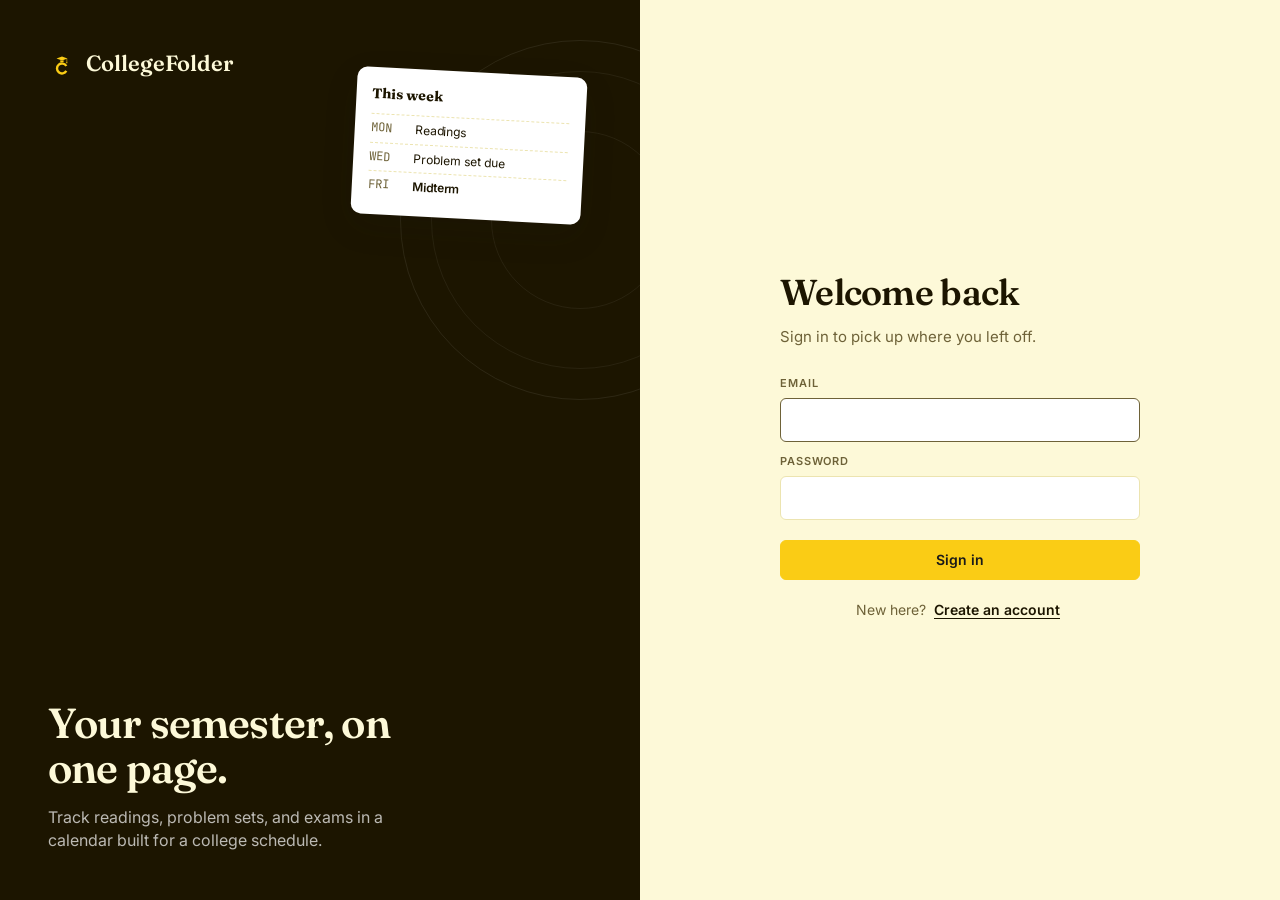
<file: frontend/index.html>
<!DOCTYPE html>
<html lang="en">
<head>
<meta charset="UTF-8" />
<meta name="viewport" content="width=device-width, initial-scale=1.0" />
<title>CollegeFolder — Plan your semester</title>

<link rel="preconnect" href="https://fonts.googleapis.com">
<link rel="preconnect" href="https://fonts.gstatic.com" crossorigin>
<link href="https://fonts.googleapis.com/css2?family=Inter:wght@400;500;600;700&family=JetBrains+Mono:wght@400;500&family=Fraunces:opsz,wght@9..144,500;9..144,600&display=swap" rel="stylesheet">

<link rel="stylesheet" href="style.css" />
</head>
<body>
<a class="skip-link" href="#main">Skip to main content</a>

<!-- Boot splash shown until app.js renders something -->
<div id="boot">
  <div class="boot-spinner" aria-hidden="true"></div>
  <p>Loading…</p>
</div>

<!-- App mounts everything inside these roots -->
<div id="auth-root"  class="hidden" aria-live="polite"></div>
<div id="app-root"   class="hidden" aria-live="polite"></div>
<div id="drawer-root"></div>
<div id="modal-root"></div>
<div id="toast-root" aria-live="polite"></div>

<script src="app.js"></script>
</body>
</html>
</file>
<file: frontend/style.css>
/* ============================================================
   CollegeFolder — design tokens + layout + components
   ============================================================ */

:root {
  /* Surfaces — warm cream palette */
  --bg:        #fdf9d8;
  --bg-sunk:   #faf3c2;
  --surface:   #ffffff;
  --surface-2: #fffdf0;
  --line:      #ece4b0;
  --line-strong: #d4ca85;

  /* Ink */
  --ink:       #1c1500;
  --ink-2:     #3d3416;
  --ink-3:     #6e6238;
  --ink-mute:  #a89e6c;

  /* Accent */
  --amber:     #facc15;
  --amber-2:   #b8860b;
  --amber-soft:#fef3c7;

  /* States */
  --danger:    #b3261e;
  --danger-soft:#fadcd9;
  --success:   #1f7a4c;
  --focus:     #1e6cd6;

  /* Course color slots (cycle by course id) */
  --c1-dot: #dc2626;  --c1-bg: #fecaca;  --c1-fg: #7f1d1d;
  --c2-dot: #ea580c;  --c2-bg: #fed7aa;  --c2-fg: #7c2d12;
  --c3-dot: #16a34a;  --c3-bg: #bbf7d0;  --c3-fg: #14532d;
  --c4-dot: #2563eb;  --c4-bg: #bfdbfe;  --c4-fg: #1e3a8a;
  --c5-dot: #9333ea;  --c5-bg: #e9d5ff;  --c5-fg: #581c87;
  --c6-dot: #db2777;  --c6-bg: #fbcfe8;  --c6-fg: #831843;
  --c7-dot: #0891b2;  --c7-bg: #a5f3fc;  --c7-fg: #164e63;
  --c8-dot: #65a30d;  --c8-bg: #d9f99d;  --c8-fg: #365314;
  --c1-exam:#7f1d1d; --c2-exam:#7c2d12; --c3-exam:#14532d; --c4-exam:#1e3a8a;
  --c5-exam:#581c87; --c6-exam:#831843; --c7-exam:#164e63; --c8-exam:#365314;

  /* Radii / shadow */
  --r-sm: 6px;
  --r:    10px;
  --r-lg: 16px;
  --shadow-1: 0 1px 0 rgba(28,26,22,.04), 0 1px 2px rgba(28,26,22,.04);
  --shadow-2: 0 4px 12px rgba(28,26,22,.08), 0 1px 2px rgba(28,26,22,.05);
  --shadow-3: 0 12px 32px rgba(28,26,22,.14);

  /* Type scale */
  --t-12: 12px; --t-13: 13px; --t-14: 14px; --t-15: 15px;
  --t-16: 16px; --t-18: 18px; --t-22: 22px; --t-28: 28px; --t-36: 36px;

  /* Layout */
  --sidebar-w: 280px;
  --header-h: 64px;

  --font-ui:   'Inter', system-ui, -apple-system, 'Segoe UI', sans-serif;
  --font-mono: 'JetBrains Mono', ui-monospace, 'SF Mono', Menlo, monospace;
  --font-disp: 'Fraunces', Georgia, serif;
}

/* Dark theme */
[data-theme="dark"] {
  --bg: #0a0a0a;        --bg-sunk: #050505;
  --surface: #161616;   --surface-2: #111111;
  --line: #262626;      --line-strong: #3d3d3d;
  --ink: #fafafa;       --ink-2: #d4d4d4;
  --ink-3: #a3a3a3;     --ink-mute: #737373;
  --amber: #facc15;     --amber-2: #fde047;
  --amber-soft: #422006;
  --c1-dot: #f87171; --c1-bg: #450a0a; --c1-fg: #fecaca;
  --c2-dot: #fb923c; --c2-bg: #431407; --c2-fg: #fed7aa;
  --c3-dot: #4ade80; --c3-bg: #052e16; --c3-fg: #bbf7d0;
  --c4-dot: #60a5fa; --c4-bg: #172554; --c4-fg: #bfdbfe;
  --c5-dot: #c084fc; --c5-bg: #3b0764; --c5-fg: #e9d5ff;
  --c6-dot: #f472b6; --c6-bg: #500724; --c6-fg: #fbcfe8;
  --c7-dot: #22d3ee; --c7-bg: #083344; --c7-fg: #a5f3fc;
  --c8-dot: #a3e635; --c8-bg: #1a2e05; --c8-fg: #d9f99d;
  --c1-exam:#7f1d1d; --c2-exam:#7c2d12; --c3-exam:#14532d; --c4-exam:#1e3a8a;
  --c5-exam:#581c87; --c6-exam:#831843; --c7-exam:#164e63; --c8-exam:#365314;
  --shadow-1: 0 1px 0 rgba(0,0,0,.4);
  --shadow-2: 0 4px 12px rgba(0,0,0,.4);
  --shadow-3: 0 12px 32px rgba(0,0,0,.5);
}

* { box-sizing: border-box; }
html, body { height: 100%; }
body {
  margin: 0;
  font-family: var(--font-ui);
  font-size: var(--t-15);
  line-height: 1.45;
  color: var(--ink);
  background: var(--bg);
  -webkit-font-smoothing: antialiased;
  text-rendering: optimizeLegibility;
}
button, input, textarea, select { font: inherit; color: inherit; }
button { background: none; border: none; cursor: pointer; }
.hidden { display: none !important; }

:focus { outline: none; }
:focus-visible {
  outline: 3px solid var(--focus);
  outline-offset: 2px;
  border-radius: 4px;
}

.skip-link {
  position: absolute; top: -100px; left: 12px;
  background: var(--ink); color: var(--bg);
  padding: 10px 14px; border-radius: var(--r);
  text-decoration: none; font-weight: 600; z-index: 1000;
}
.skip-link:focus { top: 12px; }

/* Boot splash before app.js mounts anything */
#boot {
  position: fixed; inset: 0;
  display: flex; flex-direction: column;
  align-items: center; justify-content: center;
  gap: 14px; color: var(--ink-3);
}
.boot-spinner {
  width: 28px; height: 28px;
  border-radius: 50%;
  border: 3px solid var(--line);
  border-top-color: var(--amber-2);
  animation: spin .9s linear infinite;
}
@keyframes spin { to { transform: rotate(360deg); } }

/* ============== AUTH ============== */
.auth-page {
  min-height: 100vh;
  display: grid;
  grid-template-columns: 1fr 1fr;
  background: var(--bg);
}
.auth-art {
  background: var(--ink); color: var(--bg);
  padding: 48px;
  display: flex; flex-direction: column;
  position: relative; overflow: hidden;
}
.auth-art .mark {
  font-family: var(--font-disp);
  font-size: 22px; font-weight: 600;
  display: flex; align-items: center; gap: 10px;
}
.auth-art .mark .square {
  width: 28px; height: 28px;
  color: var(--amber);
  display: grid; place-items: center;
}
.auth-art .pitch { margin-top: auto; max-width: 380px; position: relative; z-index: 2; }
.auth-art .pitch h2 {
  font-family: var(--font-disp); font-weight: 600;
  font-size: 42px; line-height: 1.05; letter-spacing: -.02em;
  margin: 0 0 16px;
}
.auth-art .pitch p { color: rgba(255,255,255,.7); font-size: var(--t-16); margin: 0; }
.auth-art .deco {
  position: absolute; right: -120px; top: 40px;
  width: 360px; height: 360px;
  border: 1px solid rgba(255,255,255,.08);
  border-radius: 50%; pointer-events: none;
}
.auth-art .deco::before, .auth-art .deco::after {
  content: ''; position: absolute; inset: 30px;
  border: 1px solid rgba(255,255,255,.06);
  border-radius: 50%;
}
.auth-art .deco::after { inset: 90px; }
.auth-art .mini-cal {
  position: absolute; top: 72px; right: 56px;
  width: 230px;
  background: var(--surface); color: var(--ink);
  border-radius: var(--r);
  padding: 16px;
  box-shadow: var(--shadow-3);
  transform: rotate(3deg);
  z-index: 2;
}
.auth-art .mini-cal h4 {
  margin: 0 0 10px;
  font-family: var(--font-disp); font-size: 14px;
}
.auth-art .mini-cal .row {
  display: flex; gap: 8px; align-items: center;
  font-size: 12px; padding: 5px 0;
  border-top: 1px dashed var(--line);
}
.auth-art .mini-cal .row .d {
  font-family: var(--font-mono);
  color: var(--ink-3); width: 36px;
}

.auth-form-wrap { display: grid; place-items: center; padding: 48px; }
.auth-form { width: 100%; max-width: 360px; }
.auth-form h1 {
  font-family: var(--font-disp);
  font-size: var(--t-36); font-weight: 600;
  letter-spacing: -.02em; margin: 0 0 8px;
}
.auth-form .sub {
  color: var(--ink-3); font-size: var(--t-15);
  margin: 0 0 28px;
}
.auth-form .field { margin-bottom: 12px; }
.auth-form .btn-primary { width: 100%; justify-content: center; }
.auth-form .switch {
  margin-top: 20px; font-size: var(--t-14);
  color: var(--ink-3); text-align: center;
}
.auth-form .switch button {
  color: var(--ink); font-weight: 600;
  padding: 0 4px;
  text-decoration: underline; text-underline-offset: 3px;
}

@media (max-width: 760px) {
  .auth-page { grid-template-columns: 1fr; }
  .auth-art { min-height: 240px; padding: 32px; }
  .auth-art .mini-cal { display: none; }
  .auth-art .pitch h2 { font-size: 30px; }
  .auth-form-wrap { padding: 32px 24px; }
}

/* ============== APP SHELL ============== */
.shell {
  display: grid;
  grid-template-columns: var(--sidebar-w) 1fr;
  grid-template-rows: var(--header-h) 1fr;
  grid-template-areas:
    "sidebar header"
    "sidebar main";
  height: 100vh;
  min-height: 560px;
}

.app-header {
  grid-area: header;
  display: flex; align-items: center; gap: 12px;
  padding: 0 24px;
  border-bottom: 1px solid var(--line);
  background: var(--surface);
}

.header-title {
  font-family: var(--font-disp);
  font-size: var(--t-22); font-weight: 600;
  letter-spacing: -0.01em;
  margin-right: auto;
  display: flex; align-items: baseline; gap: 12px;
  min-width: 0;
}
.header-title small {
  font-family: var(--font-mono); font-weight: 500;
  font-size: var(--t-12); color: var(--ink-3);
  letter-spacing: .04em; text-transform: uppercase;
}

.search {
  position: relative;
  display: flex; align-items: center;
  width: 320px; height: 40px;
  padding: 0 12px 0 40px;
  background: var(--bg);
  border: 1px solid var(--line);
  border-radius: var(--r);
  color: var(--ink);
  font-size: var(--t-14);
}
.search:focus-within { border-color: var(--ink-3); }
.search svg { position: absolute; left: 12px; color: var(--ink-3); }
.search input { flex: 1; background: none; border: none; height: 100%; outline: none; }
.search kbd {
  font-family: var(--font-mono); font-size: 11px;
  padding: 3px 6px; background: var(--surface);
  border: 1px solid var(--line); border-radius: 4px;
  color: var(--ink-3);
}

.theme-toggle, .hamburger, .menu-trigger {
  width: 40px; height: 40px;
  display: grid; place-items: center;
  border-radius: var(--r-sm);
  color: var(--ink-2);
  background: var(--surface);
  border: 1px solid var(--line);
  flex-shrink: 0;
}
.theme-toggle:hover, .hamburger:hover, .menu-trigger:hover {
  color: var(--ink); border-color: var(--line-strong);
}
[data-theme="dark"] .theme-toggle .sun { display: none; }
:root:not([data-theme="dark"]) .theme-toggle .moon { display: none; }
.menu-trigger[aria-expanded="true"] {
  background: var(--ink); color: var(--amber); border-color: var(--ink);
}
.hamburger { display: none; }

/* ============== SIDEBAR ============== */
.sidebar {
  grid-area: sidebar;
  background: var(--surface-2);
  border-right: 1px solid var(--line);
  display: flex; flex-direction: column;
  overflow: hidden;
}
.sb-brand {
  height: var(--header-h);
  display: flex; align-items: center; gap: 10px;
  padding: 0 20px;
  border-bottom: 1px solid var(--line);
}
.sb-brand-mark {
  width: 32px; height: 32px;
  border-radius: 8px;
  background: var(--ink); color: var(--amber);
  display: grid; place-items: center;
}
.sb-brand-name {
  font-family: var(--font-disp);
  font-size: var(--t-18); font-weight: 600;
  letter-spacing: -0.01em;
}

.sb-scroll {
  flex: 1; overflow-y: auto;
  padding: 16px 12px 24px;
}

.semester-picker {
  display: flex; align-items: center;
  justify-content: space-between; gap: 8px;
  padding: 10px 12px;
  background: var(--surface);
  border: 1px solid var(--line);
  border-radius: var(--r);
  width: 100%; text-align: left;
}
.semester-picker:hover { border-color: var(--line-strong); }
.semester-picker .sp-label { display: flex; flex-direction: column; gap: 2px; min-width: 0; }
.semester-picker .sp-eyebrow {
  font-family: var(--font-mono); font-size: 10px;
  letter-spacing: .08em; text-transform: uppercase;
  color: var(--ink-3);
}
.semester-picker .sp-name {
  font-weight: 600; font-size: var(--t-15);
  overflow: hidden; text-overflow: ellipsis; white-space: nowrap;
}

.semester-popover {
  position: absolute; left: 12px; right: 12px;
  margin-top: 4px;
  background: var(--surface);
  border: 1px solid var(--line);
  border-radius: var(--r);
  box-shadow: var(--shadow-2);
  z-index: 40;
  padding: 6px;
  max-height: 320px;
  overflow-y: auto;
}
.semester-popover button.sem-opt {
  display: flex; align-items: center;
  width: 100%; padding: 8px 10px;
  font-size: var(--t-14);
  border-radius: var(--r-sm);
  text-align: left; color: var(--ink-2);
  justify-content: space-between;
  gap: 8px;
}
.semester-popover button.sem-opt:hover { background: var(--bg); color: var(--ink); }
.semester-popover button.sem-opt.active { background: var(--amber-soft); color: var(--ink); font-weight: 600; }
.semester-popover .del {
  color: var(--ink-mute); padding: 2px 6px; border-radius: 4px;
  font-size: 11px;
}
.semester-popover .del:hover { color: var(--danger); background: var(--danger-soft); }

.inline-add {
  display: flex; gap: 4px;
  padding: 6px 6px 2px;
  border-top: 1px solid var(--line);
  margin-top: 4px;
}
.inline-add input {
  flex: 1; min-width: 0; height: 30px; padding: 0 8px;
  border: 1px solid var(--line);
  border-radius: var(--r-sm);
  background: var(--bg); font-size: var(--t-13);
  color: var(--ink);
}
.inline-add input:focus { outline: none; border-color: var(--ink-3); background: var(--surface); }
.inline-add button {
  padding: 0 10px; height: 30px;
  background: var(--ink); color: var(--bg);
  border-radius: var(--r-sm);
  font-weight: 600; font-size: var(--t-12);
  white-space: nowrap;
}
.inline-add button:hover { opacity: .9; }
.inline-add button:disabled { opacity: .4; cursor: not-allowed; }

.sb-section { margin-top: 18px; }
.sb-heading {
  display: flex; align-items: center; justify-content: space-between;
  padding: 0 8px 6px;
  font-size: 11px; font-weight: 600;
  letter-spacing: .08em; text-transform: uppercase;
  color: var(--ink-3);
}
.sb-heading .sb-count { font-family: var(--font-mono); color: var(--ink-mute); }

.course-row {
  display: flex; align-items: center; gap: 10px;
  width: 100%; padding: 8px 10px;
  border-radius: var(--r-sm);
  text-align: left; font-size: var(--t-14);
  color: var(--ink-2); min-height: 36px;
}
.course-row:hover { background: var(--bg); color: var(--ink); }
.course-row .dot { width: 10px; height: 10px; border-radius: 50%; flex-shrink: 0; }
.course-row .name {
  flex: 1; min-width: 0;
  overflow: hidden; text-overflow: ellipsis; white-space: nowrap;
}
.course-row .count {
  font-family: var(--font-mono); font-size: 11px;
  color: var(--ink-3); background: var(--bg);
  padding: 2px 6px; border-radius: 10px;
  min-width: 22px; text-align: center;
}

.sb-empty {
  font-size: 13px; color: var(--ink-3);
  padding: 12px 10px; margin: 0;
  font-style: italic;
}

.sb-upcoming {
  margin-top: 18px; padding: 14px;
  background: var(--surface);
  border: 1px solid var(--line);
  border-radius: var(--r);
}
.sb-upcoming-title {
  font-size: 11px; font-weight: 600;
  letter-spacing: .08em; text-transform: uppercase;
  color: var(--ink-3); margin-bottom: 10px;
}
.upcoming-item {
  display: grid; grid-template-columns: 36px 1fr;
  gap: 10px; padding: 6px 0; align-items: center;
  border-top: 1px solid var(--line);
  text-align: left; width: 100%;
}
.upcoming-item:first-of-type { border-top: none; }
.upcoming-item .dday {
  font-family: var(--font-mono); font-size: var(--t-13);
  font-weight: 600; color: var(--amber-2); text-align: center;
}
.upcoming-item .dday.urgent { color: var(--danger); }
.upcoming-item .uname {
  font-size: var(--t-13); font-weight: 500;
  overflow: hidden; text-overflow: ellipsis; white-space: nowrap;
}
.upcoming-item .ucourse {
  font-size: 11px; color: var(--ink-3);
  display: flex; align-items: center; gap: 5px;
  overflow: hidden; text-overflow: ellipsis; white-space: nowrap;
}

/* ============== MAIN ============== */
.main {
  grid-area: main;
  overflow: auto; position: relative;
  display: flex; flex-direction: column;
}

.toolbar {
  display: flex; align-items: center; gap: 16px;
  padding: 18px 28px 14px;
  background: var(--bg);
  border-bottom: 1px solid var(--line);
  flex-wrap: wrap;
}
.toolbar h1 {
  font-family: var(--font-disp); font-weight: 600;
  font-size: var(--t-28); letter-spacing: -0.02em;
  margin: 0; flex: 1;
  display: flex; align-items: baseline; gap: 10px;
  min-width: 0;
}
.toolbar h1 .year {
  font-family: var(--font-mono); font-size: var(--t-14);
  font-weight: 500; color: var(--ink-3);
  letter-spacing: .04em;
}

.nav-arrows { display: flex; align-items: center; gap: 4px; }
.btn-icon {
  width: 36px; height: 36px;
  display: grid; place-items: center;
  border-radius: var(--r-sm);
  color: var(--ink-2);
  border: 1px solid transparent;
  background: none;
}
.btn-icon:hover { background: var(--surface); color: var(--ink); border-color: var(--line); }

.btn {
  height: 36px; padding: 0 14px;
  border-radius: var(--r-sm);
  font-size: var(--t-14); font-weight: 500;
  display: inline-flex; align-items: center; gap: 6px;
  color: var(--ink-2);
  border: 1px solid var(--line);
  background: var(--surface);
}
.btn:hover { color: var(--ink); border-color: var(--line-strong); }
.btn:disabled { opacity: .5; cursor: not-allowed; }

.btn-primary {
  background: var(--amber); color: #1a1a1a;
  border-color: var(--amber); font-weight: 600;
  height: 40px; padding: 0 16px;
}
.btn-primary:hover { background: #eab308; border-color: #eab308; }
.btn-primary kbd {
  font-family: var(--font-mono);
  margin-left: 6px; font-size: 11px;
  padding: 1px 5px; background: rgba(0,0,0,.12); border-radius: 3px;
}

.btn-danger {
  color: var(--danger); border-color: var(--danger-soft);
}
.btn-danger:hover { background: var(--danger-soft); }

.view-toggle {
  display: inline-flex;
  background: var(--surface);
  border: 1px solid var(--line);
  border-radius: var(--r-sm);
  padding: 2px; gap: 2px;
}
.view-toggle button {
  height: 30px; padding: 0 12px;
  font-size: var(--t-13); font-weight: 500;
  color: var(--ink-3); border-radius: 4px;
  display: inline-flex; align-items: center; gap: 6px;
}
.view-toggle button[aria-pressed="true"] { background: var(--ink); color: var(--bg); }

/* ============== CALENDAR ============== */
.cal-wrap {
  flex: 1; padding: 16px 28px 28px;
  display: flex; flex-direction: column;
  min-height: 0;
}
.cal-weekheader {
  display: grid; grid-template-columns: repeat(7, 1fr);
  gap: 1px; margin-bottom: 8px;
}
.cal-weekheader > div {
  font-family: var(--font-mono); font-size: 11px;
  font-weight: 500; letter-spacing: .1em;
  text-transform: uppercase; color: var(--ink-3);
  padding: 6px 10px;
}
.cal-weekheader > div.weekend { color: var(--ink-mute); }

.cal-grid {
  display: grid; grid-template-columns: repeat(7, 1fr);
  grid-auto-rows: minmax(110px, 1fr);
  gap: 1px;
  background: var(--line);
  border: 1px solid var(--line);
  border-radius: var(--r);
  overflow: hidden;
  flex: 1; min-height: 0;
}

.cal-day {
  background: var(--surface);
  padding: 8px 8px 6px;
  display: flex; flex-direction: column; gap: 4px;
  position: relative;
  text-align: left;
  min-height: 0; overflow: hidden;
  cursor: pointer;
  border: none;
}
.cal-day:hover { background: var(--surface-2); }
.cal-day.outside { background: var(--bg-sunk); }
.cal-day.outside .daynum { color: var(--ink-mute); }
.cal-day.today { background: var(--amber-soft); }
.cal-day.weekend:not(.today):not(.outside) { background: var(--surface-2); }

.cal-day .daynum {
  font-family: var(--font-mono); font-size: var(--t-13);
  font-weight: 500; color: var(--ink-2);
  width: 26px; height: 24px;
  display: inline-flex; align-items: center; justify-content: center;
  border-radius: 6px;
}
.cal-day.today .daynum {
  background: var(--amber); color: #1a1a1a; font-weight: 700;
}

.cal-day .events {
  display: flex; flex-direction: column; gap: 3px;
  min-height: 0; overflow: hidden;
}

.event-chip {
  display: flex; align-items: center; gap: 6px;
  padding: 3px 6px;
  border-radius: 5px;
  font-size: var(--t-12); line-height: 1.25;
  font-weight: 500;
  color: #fff;
  white-space: nowrap; overflow: hidden; text-overflow: ellipsis;
  width: 100%; min-height: 22px;
}
.event-chip .ic {
  flex-shrink: 0; width: 12px; height: 12px;
  display: grid; place-items: center; color: var(--amber);
}
.event-chip .label { overflow: hidden; text-overflow: ellipsis; }
.event-chip[data-c="c1"] { background: var(--c1-exam); }
.event-chip[data-c="c2"] { background: var(--c2-exam); }
.event-chip[data-c="c3"] { background: var(--c3-exam); }
.event-chip[data-c="c4"] { background: var(--c4-exam); }
.event-chip[data-c="c5"] { background: var(--c5-exam); }
.event-chip[data-c="c6"] { background: var(--c6-exam); }
.event-chip[data-c="c7"] { background: var(--c7-exam); }
.event-chip[data-c="c8"] { background: var(--c8-exam); }

.more-link {
  font-size: 11px; color: var(--ink-3);
  padding: 2px 6px; text-align: left;
  font-weight: 500;
}

/* ============== AGENDA ============== */
.agenda {
  flex: 1; padding: 8px 28px 28px;
  max-width: 880px; width: 100%; margin: 0 auto;
}
.agenda-group { margin-top: 22px; }
.agenda-group-h {
  display: flex; align-items: baseline; gap: 12px;
  padding-bottom: 10px;
  border-bottom: 1px solid var(--line);
  margin-bottom: 8px;
}
.agenda-group-h .date {
  font-family: var(--font-disp);
  font-size: var(--t-22); font-weight: 600;
  letter-spacing: -.01em;
}
.agenda-group-h .day {
  font-family: var(--font-mono); font-size: 11px;
  letter-spacing: .1em; text-transform: uppercase;
  color: var(--ink-3);
}
.agenda-group-h .day.today { color: var(--amber-2); font-weight: 600; }
.agenda-group-h .day.past { color: var(--ink-mute); }

.agenda-row {
  display: grid; grid-template-columns: 28px 1fr auto;
  gap: 12px; align-items: center;
  padding: 10px 10px;
  border-radius: var(--r-sm);
  width: 100%; text-align: left;
  min-height: 44px;
  border: 1px solid transparent;
}
.agenda-row:hover { background: var(--surface); border-color: var(--line); }
.agenda-row .check {
  width: 22px; height: 22px;
  border-radius: 6px;
  border: 1.5px solid var(--line-strong);
  display: grid; place-items: center;
  flex-shrink: 0; background: var(--surface);
  color: transparent;
}
.agenda-row .check[aria-pressed="true"] {
  background: var(--ink); border-color: var(--ink); color: var(--bg);
}
.agenda-row[data-kind="exam"] .check {
  border-radius: 50%;
  border-color: var(--amber); color: var(--amber);
  background: var(--amber-soft);
}
.agenda-row .content {
  display: flex; flex-direction: column; gap: 2px;
  min-width: 0;
}
.agenda-row .title {
  font-size: var(--t-15); font-weight: 500; color: var(--ink);
  overflow: hidden; text-overflow: ellipsis; white-space: nowrap;
}
.agenda-row.done .title { text-decoration: line-through; color: var(--ink-3); }
.agenda-row .meta {
  display: flex; gap: 10px; align-items: center;
  font-size: var(--t-12); color: var(--ink-3);
}
.pill {
  display: inline-flex; align-items: center; gap: 6px;
  padding: 2px 8px; border-radius: 10px;
  font-weight: 500;
}
.pill .pdot { width: 6px; height: 6px; border-radius: 50%; }
.pill[data-c="c1"] { background: var(--c1-bg); color: var(--c1-fg); }
.pill[data-c="c2"] { background: var(--c2-bg); color: var(--c2-fg); }
.pill[data-c="c3"] { background: var(--c3-bg); color: var(--c3-fg); }
.pill[data-c="c4"] { background: var(--c4-bg); color: var(--c4-fg); }
.pill[data-c="c5"] { background: var(--c5-bg); color: var(--c5-fg); }
.pill[data-c="c6"] { background: var(--c6-bg); color: var(--c6-fg); }
.pill[data-c="c7"] { background: var(--c7-bg); color: var(--c7-fg); }
.pill[data-c="c8"] { background: var(--c8-bg); color: var(--c8-fg); }
.kind-tag {
  font-family: var(--font-mono);
  font-size: 10px; letter-spacing: .08em;
  text-transform: uppercase;
  padding: 2px 6px; border-radius: 4px;
  background: var(--bg); color: var(--ink-3);
}
.kind-tag.exam { background: var(--ink); color: var(--bg); }

.empty-state {
  text-align: center;
  padding: 80px 20px;
  color: var(--ink-3);
}
.empty-state h2 {
  font-family: var(--font-disp);
  font-weight: 600; font-size: var(--t-22);
  margin: 0 0 6px;
  color: var(--ink-2);
}
.empty-state p { margin: 0; font-size: var(--t-14); }

/* ============== EXAM BANNER ============== */
.exam-banner {
  margin: 16px 28px 0;
  padding: 12px 16px;
  background: var(--surface);
  color: var(--ink);
  border: 1px solid var(--line);
  border-left: 3px solid var(--amber);
  border-radius: var(--r);
  display: flex; align-items: center; gap: 12px;
  font-size: var(--t-14); font-weight: 500;
}
.exam-banner .ic {
  display: grid; place-items: center;
  width: 28px; height: 28px;
  background: var(--amber); color: #1a1a1a;
  border-radius: 6px; flex-shrink: 0;
}
.exam-banner .close {
  margin-left: auto;
  color: var(--ink-2);
  padding: 4px 8px; border-radius: 4px;
  font-size: 12px;
}
.exam-banner .close:hover { background: var(--bg); color: var(--ink); }

/* ============== DRAWERS ============== */
.drawer-backdrop {
  position: fixed; inset: 0;
  background: rgba(28,26,22,.32);
  z-index: 50;
  animation: fade .14s ease;
}
.drawer {
  position: fixed; top: 0; right: 0;
  height: 100%; width: 460px; max-width: 92vw;
  background: var(--surface);
  border-left: 1px solid var(--line);
  z-index: 60;
  display: flex; flex-direction: column;
  box-shadow: var(--shadow-3);
  animation: slide .18s cubic-bezier(.2,.7,.3,1);
}
@keyframes slide { from { transform: translateX(20px); opacity: 0 } to { transform: none; opacity: 1 } }
@keyframes fade  { from { opacity: 0 } to { opacity: 1 } }

.drawer-head {
  padding: 24px 24px 16px;
  border-bottom: 1px solid var(--line);
  display: flex; align-items: flex-start;
  justify-content: space-between; gap: 12px;
}
.drawer-head .date-block { display: flex; align-items: baseline; gap: 12px; }
.drawer-head .date-block .num {
  font-family: var(--font-disp);
  font-size: var(--t-36); font-weight: 600;
  letter-spacing: -.02em; line-height: 1;
}
.drawer-head .date-block .info { display: flex; flex-direction: column; }
.drawer-head .date-block .day {
  font-family: var(--font-mono); font-size: 11px;
  letter-spacing: .1em; text-transform: uppercase;
  color: var(--ink-3);
}
.drawer-head .date-block .month { font-size: var(--t-15); font-weight: 500; }

.drawer-head .course-block { display: flex; align-items: center; gap: 12px; min-width: 0; flex: 1; }
.drawer-head .course-block .swatch {
  width: 36px; height: 36px;
  border-radius: 10px;
  display: grid; place-items: center;
  flex-shrink: 0;
}
.drawer-head .course-block .info { display: flex; flex-direction: column; min-width: 0; }
.drawer-head .course-block .code {
  font-family: var(--font-disp); font-size: var(--t-22); font-weight: 600;
  overflow: hidden; text-overflow: ellipsis; white-space: nowrap;
}
.drawer-head .course-block .meta { font-size: var(--t-12); color: var(--ink-3); }

.drawer-body { flex: 1; overflow: auto; padding: 8px 16px 24px; }

.drawer-sec-title {
  font-size: 11px; font-weight: 600;
  letter-spacing: .08em; text-transform: uppercase;
  color: var(--ink-3);
  padding: 14px 10px 6px;
  display: flex; justify-content: space-between; align-items: baseline;
}
.drawer-sec-title .link {
  font-size: 11px; color: var(--ink-3);
  padding: 4px 6px; border-radius: 4px;
}
.drawer-sec-title .link:hover { color: var(--ink); background: var(--bg); }
.drawer-empty {
  padding: 18px; text-align: center;
  color: var(--ink-3);
  font-size: var(--t-13); font-style: italic;
}
.drawer-quick-add {
  display: flex; gap: 6px;
  padding: 10px;
}
.drawer-quick-add input {
  flex: 1; height: 36px; padding: 0 12px;
  background: var(--surface-2);
  border: 1px solid var(--line);
  border-radius: var(--r-sm);
  font-size: var(--t-14);
  outline: none;
}
.drawer-quick-add input:focus { border-color: var(--ink-3); background: var(--surface); }

/* ============== MODAL ============== */
.modal-backdrop {
  position: fixed; inset: 0;
  background: rgba(28,26,22,.32);
  z-index: 70;
  display: grid; place-items: center;
  padding: 24px;
  animation: fade .14s ease;
}
.modal {
  width: 520px; max-width: 100%;
  background: var(--surface);
  border-radius: var(--r-lg);
  box-shadow: var(--shadow-3);
  overflow: hidden;
  animation: pop .18s cubic-bezier(.2,.7,.3,1);
}
@keyframes pop { from { transform: translateY(8px) scale(.98); opacity: 0 } to { transform: none; opacity: 1 } }

.modal-head {
  padding: 20px 22px 14px;
  border-bottom: 1px solid var(--line);
  display: flex; align-items: center; justify-content: space-between;
}
.modal-head h2 {
  margin: 0; font-family: var(--font-disp);
  font-size: var(--t-22); font-weight: 600;
}
.modal-body { padding: 18px 22px 8px; display: flex; flex-direction: column; gap: 14px; }
.modal-foot {
  padding: 14px 22px 18px;
  display: flex; align-items: center; justify-content: space-between; gap: 12px;
  border-top: 1px solid var(--line);
  background: var(--surface-2);
}
.modal-foot .help {
  font-family: var(--font-mono);
  font-size: 11px; color: var(--ink-3);
  display: flex; gap: 10px;
}
.modal-foot .help kbd {
  background: var(--surface);
  border: 1px solid var(--line);
  padding: 2px 5px; border-radius: 4px;
}

.kind-toggle {
  display: flex; gap: 6px;
  background: var(--bg);
  padding: 4px;
  border-radius: var(--r-sm);
  width: fit-content;
}
.kind-toggle button {
  padding: 8px 14px;
  border-radius: 6px;
  font-size: var(--t-13); font-weight: 500;
  color: var(--ink-3);
  display: inline-flex; align-items: center; gap: 8px;
}
.kind-toggle button[aria-pressed="true"] {
  background: var(--surface); color: var(--ink);
  box-shadow: var(--shadow-1);
}

.field { display: flex; flex-direction: column; gap: 6px; }
.field label {
  font-size: 11px; font-weight: 600;
  letter-spacing: .08em; text-transform: uppercase;
  color: var(--ink-3);
}
.field input[type="text"],
.field input[type="email"],
.field input[type="password"],
.field input[type="date"],
.field select {
  height: 44px; padding: 0 12px;
  background: var(--surface);
  border: 1px solid var(--line);
  border-radius: var(--r-sm);
  font-size: var(--t-15); color: var(--ink); width: 100%;
  outline: none;
}
.field input.title-input {
  height: 52px; font-size: var(--t-18);
  font-weight: 500; padding: 0 14px;
}
.field input:focus, .field select:focus { border-color: var(--ink-3); }
.field-hint {
  margin: 2px 0 0; font-size: 12px; color: var(--ink-3);
}
.field-row { display: grid; grid-template-columns: 1fr 1fr; gap: 12px; }
.field-row.single { grid-template-columns: 1fr; }

.course-picker { display: flex; flex-wrap: wrap; gap: 6px; }
.course-picker button {
  display: inline-flex; align-items: center; gap: 6px;
  padding: 6px 10px;
  border-radius: 999px;
  font-size: var(--t-13);
  background: var(--bg);
  border: 1px solid transparent;
  color: var(--ink-2); min-height: 32px;
}
.course-picker button[aria-pressed="true"] {
  background: var(--surface); border-color: var(--ink);
  font-weight: 600; color: var(--ink);
}
.course-picker button .pdot { width: 8px; height: 8px; border-radius: 50%; }

.form-error {
  padding: 10px 14px;
  background: var(--danger-soft);
  color: var(--danger);
  border-radius: var(--r-sm);
  font-size: var(--t-13);
  font-weight: 500;
}
.form-notice {
  padding: 10px 14px;
  background: var(--amber-soft);
  color: var(--amber-2);
  border-radius: var(--r-sm);
  font-size: var(--t-13);
  font-weight: 500;
}

/* ============== SETTINGS MENU ============== */
.menu-dropdown {
  position: fixed;
  top: calc(var(--header-h) + 8px); right: 16px;
  width: 320px;
  background: var(--surface);
  border: 1px solid var(--line);
  border-radius: var(--r-lg);
  box-shadow: var(--shadow-3);
  z-index: 80;
  animation: menuIn .15s cubic-bezier(.2,.7,.3,1);
}
@keyframes menuIn { from { opacity: 0; transform: translateY(-4px) } to { opacity: 1; transform: none } }

.menu-head {
  padding: 16px 18px 12px;
  border-bottom: 1px solid var(--line);
  display: flex; align-items: baseline; justify-content: space-between;
}
.menu-head h2 {
  margin: 0; font-family: var(--font-disp);
  font-size: var(--t-18); font-weight: 600;
  letter-spacing: -.01em;
}
.menu-head .who {
  font-size: 11px; color: var(--ink-3);
  font-family: var(--font-mono);
  overflow: hidden; text-overflow: ellipsis; white-space: nowrap;
  max-width: 60%;
}

.menu-section { padding: 12px 18px; border-bottom: 1px solid var(--line); }
.menu-section:last-of-type { border-bottom: none; }
.menu-section-title {
  font-size: 10px; font-weight: 600;
  letter-spacing: .1em; text-transform: uppercase;
  color: var(--ink-3); margin-bottom: 8px;
}

.menu-row {
  display: flex; align-items: center; justify-content: space-between;
  padding: 6px 0;
  font-size: var(--t-14); gap: 12px;
}
.menu-row .label {
  display: flex; align-items: center; gap: 10px;
  color: var(--ink); flex: 1;
}
.menu-row .label svg { color: var(--ink-3); flex-shrink: 0; }

.menu-seg {
  display: inline-flex;
  background: var(--bg);
  padding: 3px; border-radius: var(--r-sm);
  gap: 2px;
}
.menu-seg button {
  height: 28px; padding: 0 10px;
  font-size: var(--t-12); font-weight: 500;
  color: var(--ink-3);
  border-radius: 4px;
}
.menu-seg button[aria-pressed="true"] {
  background: var(--surface); color: var(--ink);
  box-shadow: var(--shadow-1);
}

.menu-toggle {
  --w: 36px; --h: 20px;
  position: relative;
  width: var(--w); height: var(--h);
  background: var(--line-strong);
  border-radius: 999px;
  transition: background .18s ease;
  flex-shrink: 0;
}
.menu-toggle::after {
  content: ''; position: absolute;
  top: 2px; left: 2px;
  width: 16px; height: 16px;
  background: white; border-radius: 50%;
  transition: transform .18s cubic-bezier(.2,.7,.3,1);
  box-shadow: 0 1px 2px rgba(0,0,0,.2);
}
.menu-toggle[aria-checked="true"] { background: var(--amber); }
.menu-toggle[aria-checked="true"]::after { transform: translateX(16px); }

.menu-foot {
  padding: 10px 18px;
  background: var(--surface-2);
  border-top: 1px solid var(--line);
  display: flex; justify-content: space-between; align-items: center; gap: 12px;
}
.menu-foot .shortcut-hint {
  font-size: 11px; color: var(--ink-3);
  font-family: var(--font-mono);
}
.menu-foot .shortcut-hint kbd {
  background: var(--surface); border: 1px solid var(--line);
  padding: 1px 5px; border-radius: 3px; margin: 0 1px;
}
.menu-foot .logout {
  color: var(--ink-2); font-size: var(--t-13);
  padding: 4px 8px; border-radius: 4px;
}
.menu-foot .logout:hover { background: var(--bg); color: var(--ink); }

/* ============== TOAST ============== */
#toast-root {
  position: fixed; bottom: 24px; left: 50%;
  transform: translateX(-50%);
  z-index: 100;
  display: flex; flex-direction: column;
  gap: 8px; pointer-events: none;
}
.toast {
  padding: 12px 18px;
  background: var(--ink); color: var(--bg);
  border-radius: var(--r);
  box-shadow: var(--shadow-3);
  font-size: var(--t-14); font-weight: 500;
  pointer-events: auto;
  animation: pop .18s cubic-bezier(.2,.7,.3,1);
  max-width: 90vw;
}
.toast.error { background: var(--danger); color: #fff; }
.toast.success { background: var(--success); color: #fff; }

/* ============== RESPONSIVE ============== */
@media (max-width: 900px) {
  :root { --sidebar-w: 0px; }
  .shell {
    grid-template-columns: 1fr;
    grid-template-areas: "header" "main";
  }
  .sidebar {
    position: fixed; top: 0; left: 0;
    width: 280px; height: 100%;
    z-index: 90;
    transform: translateX(-100%);
    transition: transform .2s cubic-bezier(.2,.7,.3,1);
    border-right: 1px solid var(--line);
  }
  .sidebar.open { transform: translateX(0); }
  .hamburger { display: grid; }
  .search { width: 180px; }
  .toolbar { padding: 14px 16px 10px; }
  .cal-wrap { padding: 8px 16px 16px; }
  .exam-banner { margin: 12px 16px 0; }
}

@media (max-width: 600px) {
  .search { display: none; }
  .header-title small { display: none; }
  .btn-primary kbd { display: none; }
  .cal-grid { grid-auto-rows: minmax(80px, 1fr); }
  .cal-day { padding: 4px; }
  .event-chip .label { font-size: 11px; }
  .toolbar h1 { font-size: var(--t-22); }
}

@media (prefers-reduced-motion: reduce) {
  *, *::before, *::after {
    animation-duration: .01ms !important;
    animation-iteration-count: 1 !important;
    transition-duration: .01ms !important;
  }
}

/* sr-only */
.sr-only {
  position: absolute; width: 1px; height: 1px;
  padding: 0; margin: -1px; overflow: hidden;
  clip: rect(0,0,0,0); white-space: nowrap; border: 0;
}
</file>
